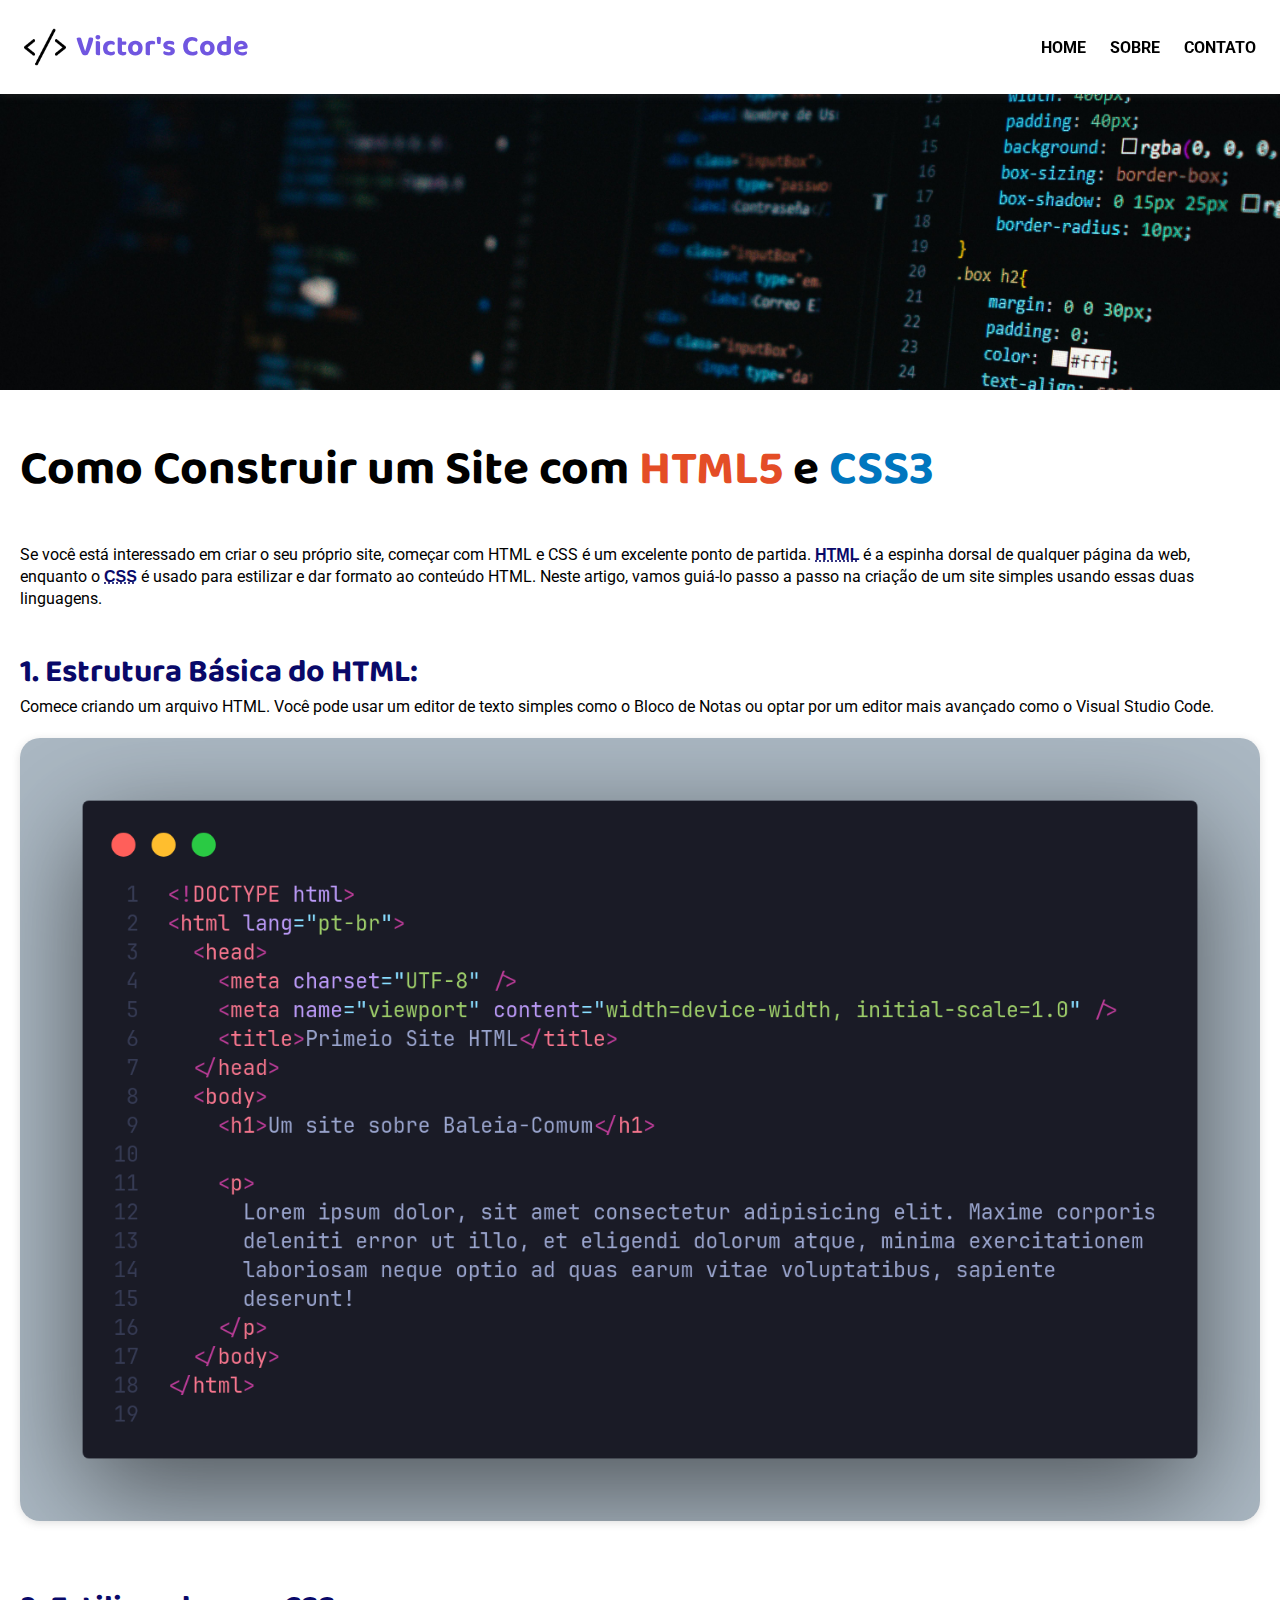
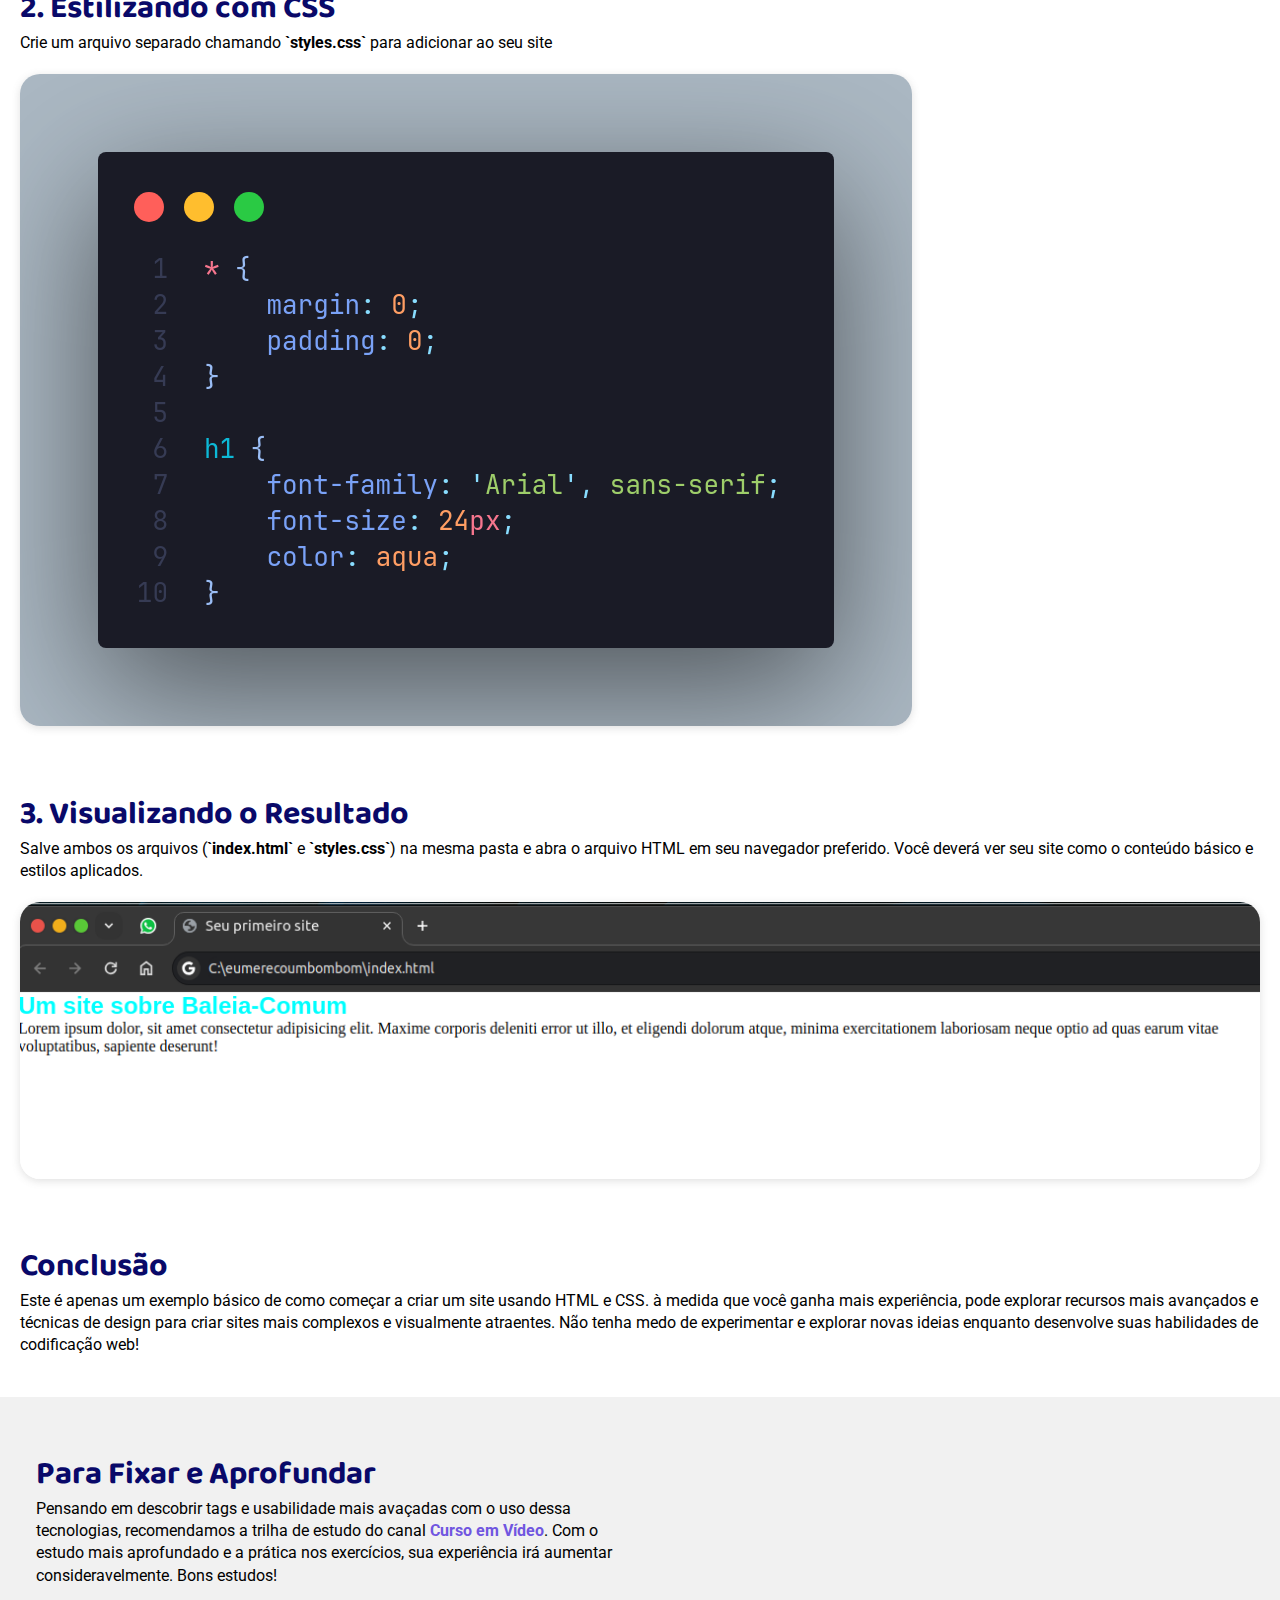
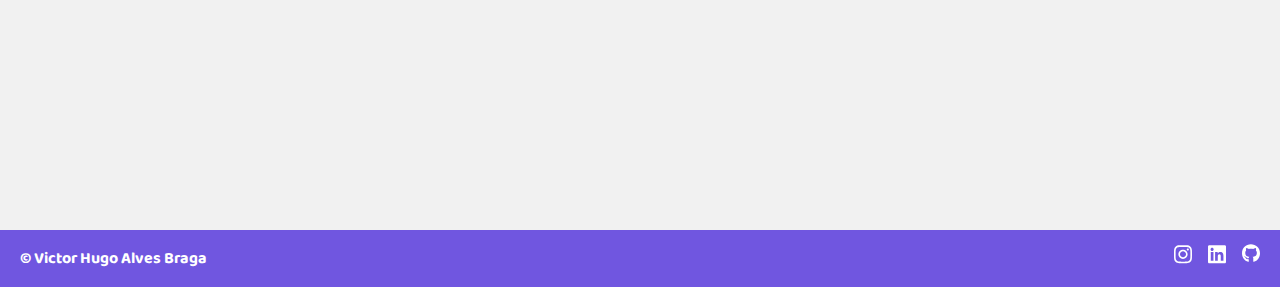
<file: lista-exercicio-1/index.html>
<!DOCTYPE html>
<html lang="pt-br">
  <head>
    <link rel="preconnect" href="https://fonts.googleapis.com" />
    <link rel="preconnect" href="https://fonts.gstatic.com" crossorigin />
    <meta charset="UTF-8" />
    <meta name="viewport" content="width=device-width, initial-scale=1.0" />

    <link
      href="https://fonts.googleapis.com/css2?family=Baloo+2:wght@400..800&family=Roboto:wght@400;700&display=swap"
      rel="stylesheet"
    />
    <link rel="stylesheet" href="style.css" />

    <title>1º Lista de exercício</title>
  </head>
  <body>
    <header>
      <a href="/" class="logo">
        <img src="img/code.png" alt="code symbol" />
        <span>Victor's Code</span>
      </a>

      <div>
        <nav>
          <ul>
            <li><a href="/">HOME</a></li>
            <li><a href="sobre.html">SOBRE</a></li>
            <li><a href="contato.html">CONTATO</a></li>
          </ul>
        </nav>
      </div>
    </header>

    <main>
      <section id="title">
        <img src="img/codigo.jpg" alt="" />
        <div class="container">
          <h1>
            Como Construir um Site com <span class="html">HTML5</span> e
            <span class="css">CSS3</span>
          </h1>
        </div>
      </section>

      <section class="container">
        <p>
          Se você está interessado em criar o seu próprio site, começar com HTML
          e CSS é um excelente ponto de partida.
          <abbr title="Hypertext Markup Language">HTML</abbr> é a espinha dorsal
          de qualquer página da web, enquanto o
          <abbr title="Cascading Sytle Sheets">CSS</abbr> é usado para estilizar
          e dar formato ao conteúdo HTML. Neste artigo, vamos guiá-lo passo a
          passo na criação de um site simples usando essas duas linguagens.
        </p>
      </section>

      <section class="container">
        <h2>1. Estrutura Básica do HTML:</h2>
        <p>
          Comece criando um arquivo HTML. Você pode usar um editor de texto
          simples como o Bloco de Notas ou optar por um editor mais avançado
          como o Visual Studio Code.
        </p>

        <div class="p-4 overflow-y-auto">
          <img src="img/htmlcode.png" alt="tags html" />
        </div>
      </section>

      <section class="container">
        <h2>2. Estilizando com CSS</h2>

        <p>
          Crie um arquivo separado chamando <strong>`styles.css`</strong> para
          adicionar ao seu site
        </p>

        <div class="p-4 overflow-y-auto">
          <img src="img/csscode.png" alt="tags html" />
        </div>
      </section>

      <section class="container">
        <h2>3. Visualizando o Resultado</h2>

        <p>
          Salve ambos os arquivos (<strong>`index.html`</strong> e
          <strong>`styles.css`</strong>) na mesma pasta e abra o arquivo HTML em
          seu navegador preferido. Você deverá ver seu site como o conteúdo
          básico e estilos aplicados.
        </p>

        <div class="p-4 overflow-y-auto">
          <img src="img/resultado .png" alt="tags html" />
        </div>
      </section>

      <section class="container">
        <h2>Conclusão</h2>

        <p>
          Este é apenas um exemplo básico de como começar a criar um site usando
          HTML e CSS. à medida que você ganha mais experiência, pode explorar
          recursos mais avançados e técnicas de design para criar sites mais
          complexos e visualmente atraentes. Não tenha medo de experimentar e
          explorar novas ideias enquanto desenvolve suas habilidades de
          codificação web!
        </p>
      </section>

      <section id="video-cta">
        <div class="container">
          <div>
            <h2>Para Fixar e Aprofundar</h2>
            <p>
              Pensando em descobrir tags e usabilidade mais avaçadas com o uso
              dessa tecnologias, recomendamos a trilha de estudo do canal
              <a href="https://youtube.com/cursoemvideo">Curso em Vídeo</a>. Com
              o estudo mais aprofundado e a prática nos exercícios, sua
              experiência irá aumentar consideravelmente. Bons estudos!
            </p>
          </div>
          <div>
            <iframe
              width="560"
              height="315"
              src="https://www.youtube.com/embed/Ejkb_YpuHWs?si=cxYezcxx67lZiSYW"
              title="YouTube video player"
              frameborder="0"
              allow="accelerometer; autoplay; clipboard-write; encrypted-media; gyroscope; picture-in-picture; web-share"
              allowfullscreen
            ></iframe>
          </div>
        </div>
      </section>
    </main>

    <footer>
      <div class="container">
        <p>&copy; Victor Hugo Alves Braga</p>
        <div class="social-media">
          <a href="https://instagram.com/victorhugo.br/" target="_blank">
            <svg
              xmlns="http://www.w3.org/2000/svg"
              viewBox="0 0 448 512"
              fill="#fff"
            >
              <path
                d="M224.1 141c-63.6 0-114.9 51.3-114.9 114.9s51.3 114.9 114.9 114.9S339 319.5 339 255.9 287.7 141 224.1 141zm0 189.6c-41.1 0-74.7-33.5-74.7-74.7s33.5-74.7 74.7-74.7 74.7 33.5 74.7 74.7-33.6 74.7-74.7 74.7zm146.4-194.3c0 14.9-12 26.8-26.8 26.8-14.9 0-26.8-12-26.8-26.8s12-26.8 26.8-26.8 26.8 12 26.8 26.8zm76.1 27.2c-1.7-35.9-9.9-67.7-36.2-93.9-26.2-26.2-58-34.4-93.9-36.2-37-2.1-147.9-2.1-184.9 0-35.8 1.7-67.6 9.9-93.9 36.1s-34.4 58-36.2 93.9c-2.1 37-2.1 147.9 0 184.9 1.7 35.9 9.9 67.7 36.2 93.9s58 34.4 93.9 36.2c37 2.1 147.9 2.1 184.9 0 35.9-1.7 67.7-9.9 93.9-36.2 26.2-26.2 34.4-58 36.2-93.9 2.1-37 2.1-147.8 0-184.8zM398.8 388c-7.8 19.6-22.9 34.7-42.6 42.6-29.5 11.7-99.5 9-132.1 9s-102.7 2.6-132.1-9c-19.6-7.8-34.7-22.9-42.6-42.6-11.7-29.5-9-99.5-9-132.1s-2.6-102.7 9-132.1c7.8-19.6 22.9-34.7 42.6-42.6 29.5-11.7 99.5-9 132.1-9s102.7-2.6 132.1 9c19.6 7.8 34.7 22.9 42.6 42.6 11.7 29.5 9 99.5 9 132.1s2.7 102.7-9 132.1z"
              />
            </svg>
          </a>

          <a
            href="https://www.linkedin.com/in/victorhugo-braga"
            target="_blank"
          >
            <svg
              xmlns="http://www.w3.org/2000/svg"
              viewBox="0 0 448 512"
              fill="#fff"
            >
              <path
                d="M416 32H31.9C14.3 32 0 46.5 0 64.3v383.4C0 465.5 14.3 480 31.9 480H416c17.6 0 32-14.5 32-32.3V64.3c0-17.8-14.4-32.3-32-32.3zM135.4 416H69V202.2h66.5V416zm-33.2-243c-21.3 0-38.5-17.3-38.5-38.5S80.9 96 102.2 96c21.2 0 38.5 17.3 38.5 38.5 0 21.3-17.2 38.5-38.5 38.5zm282.1 243h-66.4V312c0-24.8-.5-56.7-34.5-56.7-34.6 0-39.9 27-39.9 54.9V416h-66.4V202.2h63.7v29.2h.9c8.9-16.8 30.6-34.5 62.9-34.5 67.2 0 79.7 44.3 79.7 101.9V416z"
              />
            </svg>
          </a>

          <a href="https://github.com/victorhugobraga" target="_blank">
            <svg
              xmlns="http://www.w3.org/2000/svg"
              viewBox="0 0 496 512"
              fill="#fff"
            >
              <path
                d="M165.9 397.4c0 2-2.3 3.6-5.2 3.6-3.3 .3-5.6-1.3-5.6-3.6 0-2 2.3-3.6 5.2-3.6 3-.3 5.6 1.3 5.6 3.6zm-31.1-4.5c-.7 2 1.3 4.3 4.3 4.9 2.6 1 5.6 0 6.2-2s-1.3-4.3-4.3-5.2c-2.6-.7-5.5 .3-6.2 2.3zm44.2-1.7c-2.9 .7-4.9 2.6-4.6 4.9 .3 2 2.9 3.3 5.9 2.6 2.9-.7 4.9-2.6 4.6-4.6-.3-1.9-3-3.2-5.9-2.9zM244.8 8C106.1 8 0 113.3 0 252c0 110.9 69.8 205.8 169.5 239.2 12.8 2.3 17.3-5.6 17.3-12.1 0-6.2-.3-40.4-.3-61.4 0 0-70 15-84.7-29.8 0 0-11.4-29.1-27.8-36.6 0 0-22.9-15.7 1.6-15.4 0 0 24.9 2 38.6 25.8 21.9 38.6 58.6 27.5 72.9 20.9 2.3-16 8.8-27.1 16-33.7-55.9-6.2-112.3-14.3-112.3-110.5 0-27.5 7.6-41.3 23.6-58.9-2.6-6.5-11.1-33.3 2.6-67.9 20.9-6.5 69 27 69 27 20-5.6 41.5-8.5 62.8-8.5s42.8 2.9 62.8 8.5c0 0 48.1-33.6 69-27 13.7 34.7 5.2 61.4 2.6 67.9 16 17.7 25.8 31.5 25.8 58.9 0 96.5-58.9 104.2-114.8 110.5 9.2 7.9 17 22.9 17 46.4 0 33.7-.3 75.4-.3 83.6 0 6.5 4.6 14.4 17.3 12.1C428.2 457.8 496 362.9 496 252 496 113.3 383.5 8 244.8 8zM97.2 352.9c-1.3 1-1 3.3 .7 5.2 1.6 1.6 3.9 2.3 5.2 1 1.3-1 1-3.3-.7-5.2-1.6-1.6-3.9-2.3-5.2-1zm-10.8-8.1c-.7 1.3 .3 2.9 2.3 3.9 1.6 1 3.6 .7 4.3-.7 .7-1.3-.3-2.9-2.3-3.9-2-.6-3.6-.3-4.3 .7zm32.4 35.6c-1.6 1.3-1 4.3 1.3 6.2 2.3 2.3 5.2 2.6 6.5 1 1.3-1.3 .7-4.3-1.3-6.2-2.2-2.3-5.2-2.6-6.5-1zm-11.4-14.7c-1.6 1-1.6 3.6 0 5.9 1.6 2.3 4.3 3.3 5.6 2.3 1.6-1.3 1.6-3.9 0-6.2-1.4-2.3-4-3.3-5.6-2z"
              />
            </svg>
          </a>
        </div>
      </div>
    </footer>
  </body>
</html>
</file>
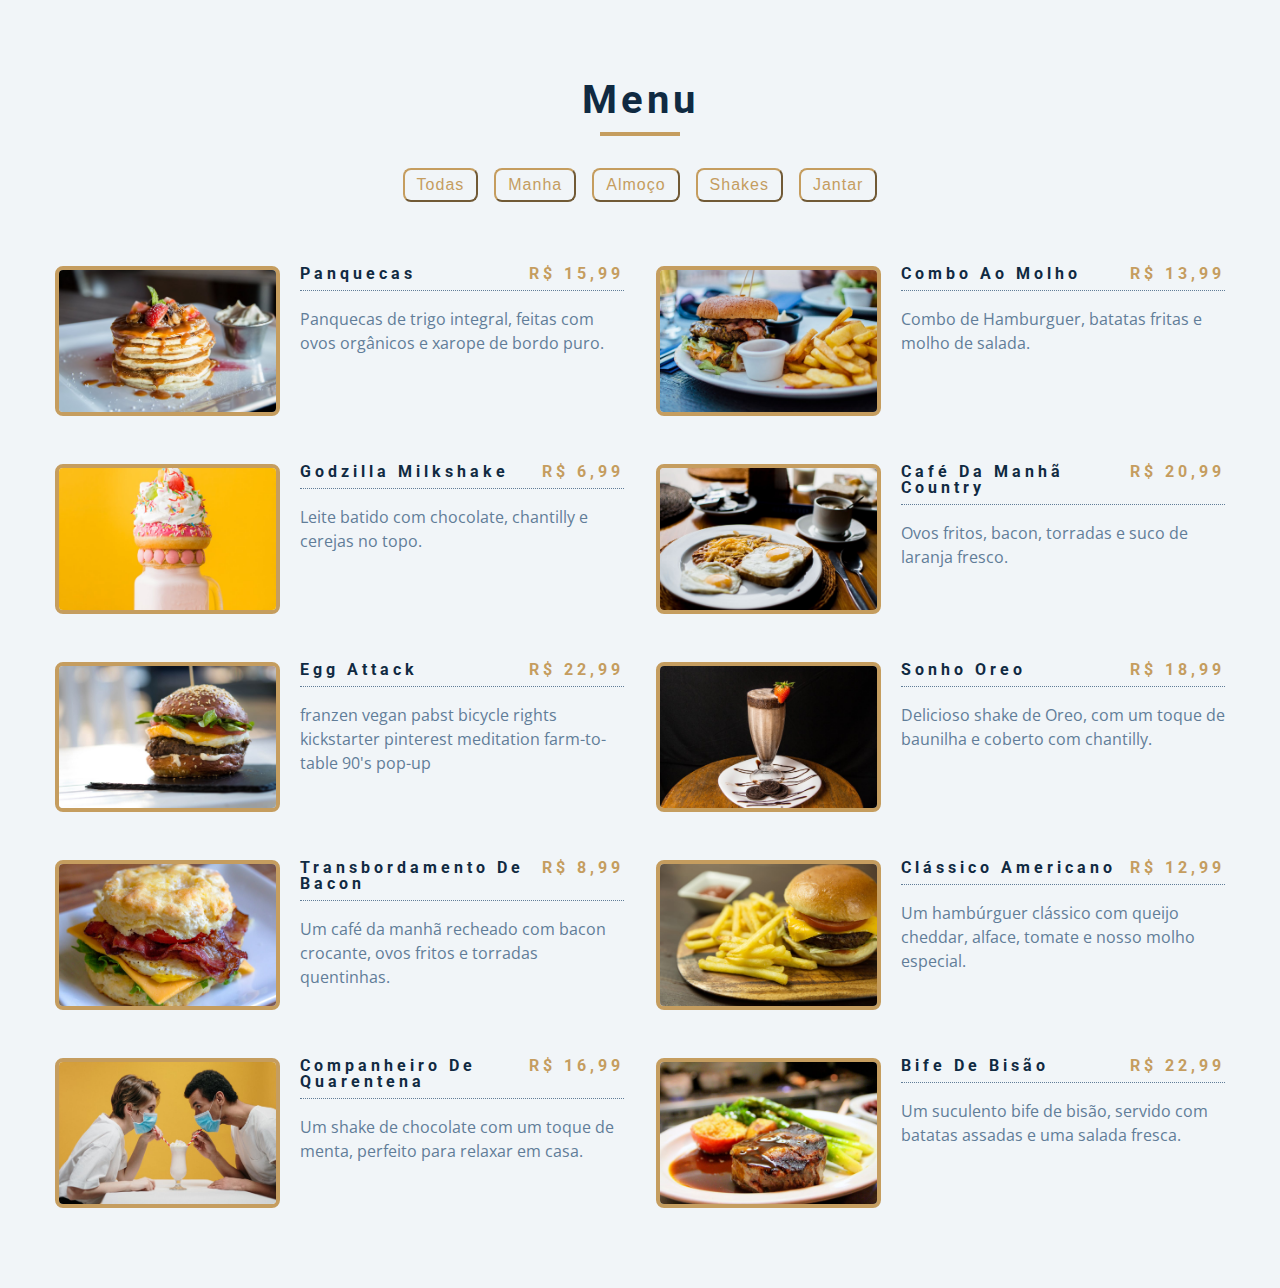
<file: lista-exercicio-2/index.html>
<!DOCTYPE html>
<html lang="pt-br">
  <head>
    <meta charset="UTF-8" />
    <meta name="viewport" content="width=device-width, initial-scale=1.0" />
    <title>Menu</title>
    <link
      rel="stylesheet"
      href="https://cdnjs.cloudflare.com/ajax/libs/font-awesome/5.14.0/css/all.min.css"
    />
    <link rel="stylesheet" href="styles.css" />
  </head>
  <body>
    <section class="menu">
      <div class="title">
        <h2>Menu</h2>
        <div class="underline"></div>
      </div>
      <div class="btn-container"></div>
      <div class="section-center">
        <article class="menu-item">
          <img src="./menu-item.jpeg" alt="menu item" class="photo" />
          <div class="item-info">
            <header>
              <h4>Milkshake</h4>
              <h4 class="price">$15</h4>
            </header>
            <p class="item-text">
              Lorem ipsum dolor sit amet consectetur adipisicing elit.
              Repudiandae, sint quam. Et reprehenderit fugiat nesciunt inventore
              laboriosam excepturi! Quo, officia.
            </p>
          </div>
        </article>
        <article class="menu-item">
          <img src="./menu-item.jpeg" alt="menu item" class="photo" />
          <div class="item-info">
            <header>
              <h4>Shake</h4>
              <h4 class="price">$15</h4>
            </header>
            <p class="item-text">
              Lorem ipsum dolor sit amet consectetur adipisicing elit.
              Repudiandae, sint quam. Et reprehenderit fugiat nesciunt inventore
              laboriosam excepturi! Quo, officia.
            </p>
          </div>
        </article>
        <article class="menu-item">
          <img src="./menu-item.jpeg" alt="menu item" class="photo" />
          <div class="item-info">
            <header>
              <h4>Shake</h4>
              <h4 class="price">$15</h4>
            </header>
            <p class="item-text">
              Lorem ipsum dolor sit amet consectetur adipisicing elit.
              Repudiandae, sint quam. Et reprehenderit fugiat nesciunt inventore
              laboriosam excepturi! Quo, officia.
            </p>
          </div>
        </article>
      </div>
    </section>
    <script src="app.js"></script>
  </body>
</html>
</file>
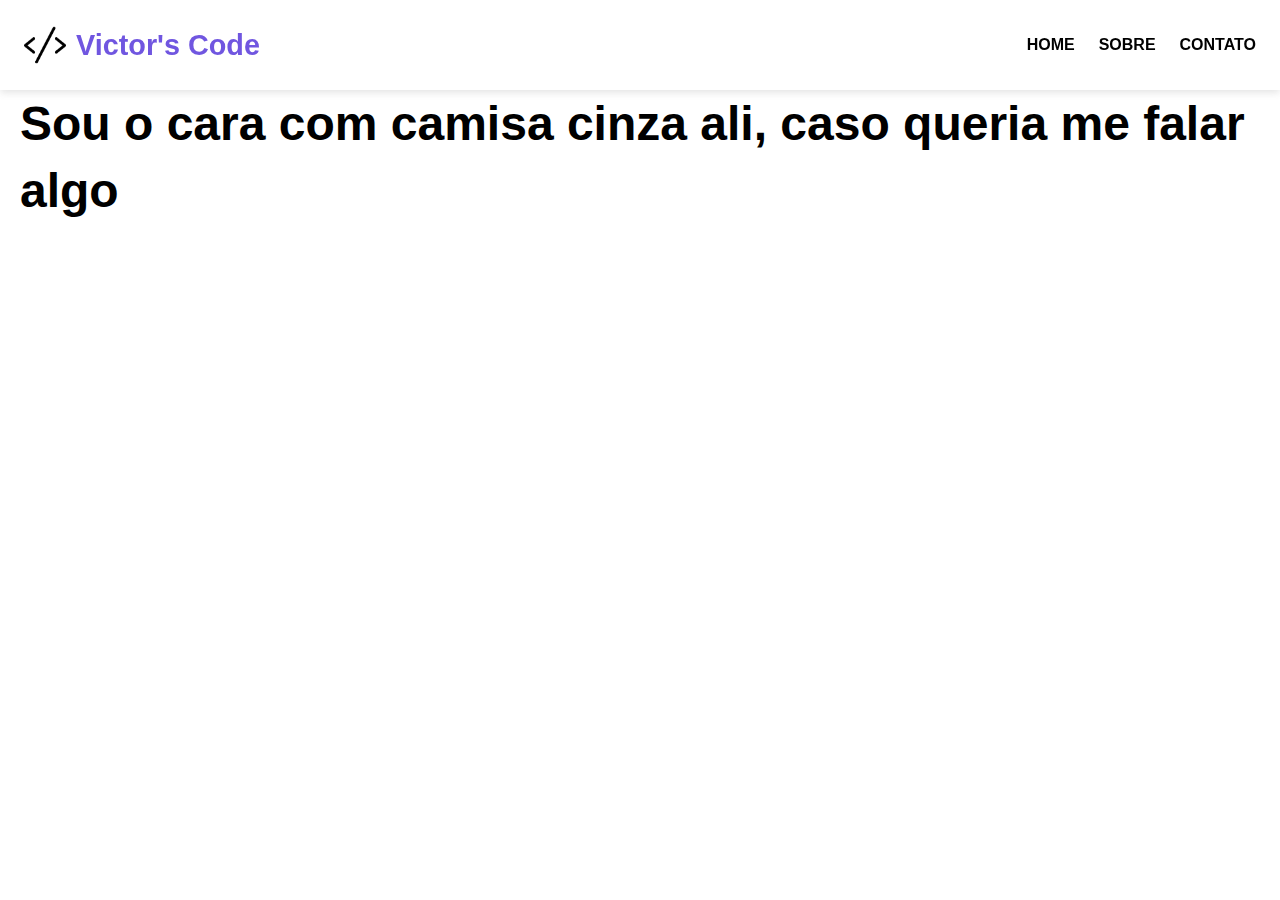
<file: lista-exercicio-1/contato.html>
<!DOCTYPE html>
<html lang="en">
  <head>
    <meta charset="UTF-8" />
    <meta name="viewport" content="width=device-width, initial-scale=1.0" />
    <link rel="stylesheet" href="style.css" />
    <title>Contato</title>
  </head>
  <body>
    <header>
      <a href="/" class="logo">
        <img src="img/code.png" alt="code symbol" />
        <span>Victor's Code</span>
      </a>

      <div>
        <nav>
          <ul>
            <li><a href="/">HOME</a></li>
            <li><a href="sobre.html">SOBRE</a></li>
            <li><a href="contato.html">CONTATO</a></li>
          </ul>
        </nav>
      </div>
    </header>

    <main>
      <section id="title" class="container">
        <h1>Sou o cara com camisa cinza ali, caso queria me falar algo</h1>
      </section>
    </main>
  </body>
</html>
</file>
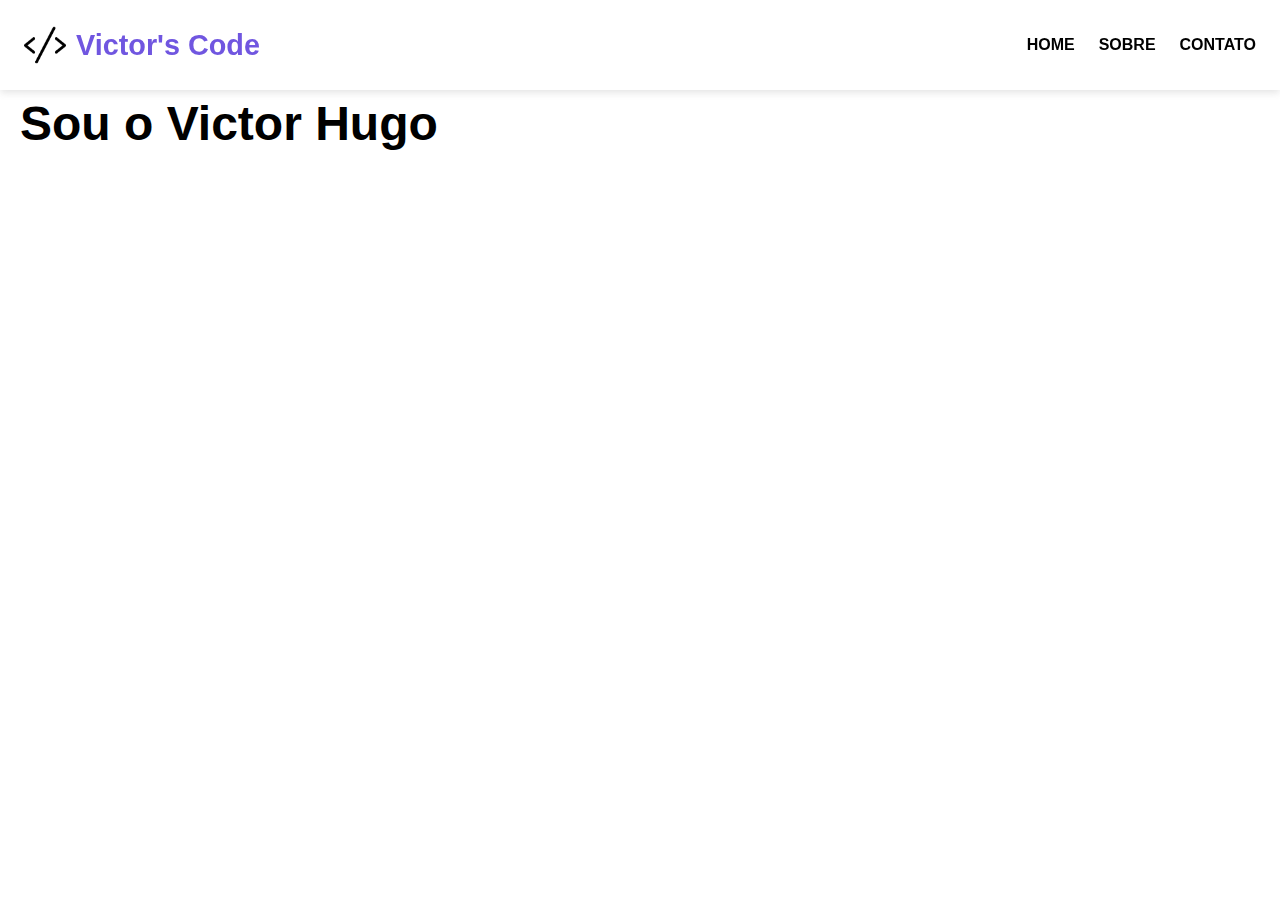
<file: lista-exercicio-1/sobre.html>
<!DOCTYPE html>
<html lang="en">
  <head>
    <meta charset="UTF-8" />
    <meta name="viewport" content="width=device-width, initial-scale=1.0" />
    <link rel="stylesheet" href="style.css" />
    <title>Sobre mim</title>
  </head>
  <body>
    <header>
      <a href="/" class="logo">
        <img src="img/code.png" alt="code symbol" />
        <span>Victor's Code</span>
      </a>

      <div>
        <nav>
          <ul>
            <li><a href="/">HOME</a></li>
            <li><a href="sobre.html">SOBRE</a></li>
            <li><a href="contato.html">CONTATO</a></li>
          </ul>
        </nav>
      </div>
    </header>

    <main>
      <section id="title" class="container">
        <h1>Sou o Victor Hugo</h1>
      </section>
    </main>
  </body>
</html>
</file>
<file: lista-exercicio-1/style.css>
:root {
  --primary: #090969;
  --secondary: #7056e0;
}

* {
  margin: 0;
  padding: 0;
}

header {
  position: fixed;
  background-color: #fff;
  top: 0;
  width: 100%;
  box-sizing: border-box;
  display: flex;
  align-items: center;
  justify-content: space-between;
  padding: 1.5rem;
  box-shadow: rgba(99, 99, 99, 0.2) 0px 2px 8px 0px;
  font-family: "Roboto", sans-serif;
}

header .logo {
  display: flex;
  align-items: center;
  gap: 10px;
  font-size: 1.8rem;
  font-weight: bold;
  color: var(--secondary);
  text-decoration: none;
  font-family: "Baloo 2", sans-serif;
}

header .logo img {
  width: 42px;
}

header nav ul {
  display: flex;
  gap: 1.5rem;
}

header nav ul li {
  list-style: none;
}

header nav ul li a {
  text-decoration: none;
  color: #000;
  font-size: 1rem;
  font-weight: bold;
  transition: 500ms;
}

header nav ul li a:hover {
  color: var(--secondary);
}

h1 {
  font-family: "Baloo 2", sans-serif;
  font-size: 3rem;
}

h1 .html {
  color: #e44d26;
}

h1 .css {
  color: #0076be;
}

h2 {
  color: var(--primary);
  font-family: "Baloo 2", sans-serif;
  font-size: 2rem;
}

main {
  margin-top: 90px;
  font-family: "Roboto", sans-serif;
  font-family: 1.5rem;
  line-height: 1.4;
}

main #title img {
  width: 100%;
  height: 300px;
  object-fit: cover;
}

main abbr {
  font-weight: bold;
  font-family: "Arial", sans-serif;
  color: var(--primary);
}

section:not(#title) img {
  max-width: 100%;
  object-fit: cover;
  border-radius: 20px;
  box-shadow: rgba(99, 99, 99, 0.2) 0px 2px 8px 0px;
  margin: 20px 0;
}

.container {
  max-width: 1240px;
  margin: 2.5rem auto;
}

#video-cta {
  display: flex;
  background-color: #f1f1f1;
}

#video-cta .container {
  display: flex;
  flex-wrap: wrap;
  justify-content: space-between;
  flex: 1;
}

#video-cta .container div {
  width: 50%;
  box-sizing: border-box;
  padding: 1rem;
}

.container a {
  color: var(--secondary);
  font-weight: bold;
  text-decoration: none;
  transition: 500ms;
}

.container a:hover {
  color: var(--primary);
}

footer {
  box-sizing: border-box;
  padding: 0.875rem;

  background-color: var(--secondary);
  color: #fff;

  font-family: "Baloo 2", sans-serif;
  font-weight: bold;
}

footer .container {
  margin: 0 auto;
  display: flex;
  justify-content: space-between;
  align-items: center;
}

footer .social-media {
  display: flex;
  gap: 16px;
}

footer .social-media svg {
  width: 18px;
}
</file>
<file: lista-exercicio-2/styles.css>
/*
=============== 
Fonts
===============
*/
@import url("https://fonts.googleapis.com/css?family=Open+Sans|Roboto:400,700&display=swap");

/*
=============== 
Variables
===============
*/

:root {
  /* dark shades of primary color*/
  --clr-primary-1: hsl(205, 86%, 17%);
  --clr-primary-2: hsl(205, 77%, 27%);
  --clr-primary-3: hsl(205, 72%, 37%);
  --clr-primary-4: hsl(205, 63%, 48%);
  /* primary/main color */
  --clr-primary-5: #49a6e9;
  /* lighter shades of primary color */
  --clr-primary-6: hsl(205, 89%, 70%);
  --clr-primary-7: hsl(205, 90%, 76%);
  --clr-primary-8: hsl(205, 86%, 81%);
  --clr-primary-9: hsl(205, 90%, 88%);
  --clr-primary-10: hsl(205, 100%, 96%);
  /* darkest grey - used for headings */
  --clr-grey-1: hsl(209, 61%, 16%);
  --clr-grey-2: hsl(211, 39%, 23%);
  --clr-grey-3: hsl(209, 34%, 30%);
  --clr-grey-4: hsl(209, 28%, 39%);
  /* grey used for paragraphs */
  --clr-grey-5: hsl(210, 22%, 49%);
  --clr-grey-6: hsl(209, 23%, 60%);
  --clr-grey-7: hsl(211, 27%, 70%);
  --clr-grey-8: hsl(210, 31%, 80%);
  --clr-grey-9: hsl(212, 33%, 89%);
  --clr-grey-10: hsl(210, 36%, 96%);
  --clr-white: #fff;
  --clr-red-dark: hsl(360, 67%, 44%);
  --clr-red-light: hsl(360, 71%, 66%);
  --clr-green-dark: hsl(125, 67%, 44%);
  --clr-green-light: hsl(125, 71%, 66%);
  --clr-gold: #c59d5f;
  --clr-black: #222;
  --ff-primary: "Roboto", sans-serif;
  --ff-secondary: "Open Sans", sans-serif;
  --transition: all 0.3s linear;
  --spacing: 0.25rem;
  --radius: 0.5rem;
  --light-shadow: 0 5px 15px rgba(0, 0, 0, 0.1);
  --dark-shadow: 0 5px 15px rgba(0, 0, 0, 0.2);
  --max-width: 1170px;
  --fixed-width: 620px;
}
/*
=============== 
Global Styles
===============
*/

*,
::after,
::before {
  margin: 0;
  padding: 0;
  box-sizing: border-box;
}
body {
  font-family: var(--ff-secondary);
  background: var(--clr-grey-10);
  color: var(--clr-grey-1);
  line-height: 1.5;
  font-size: 0.875rem;
}
ul {
  list-style-type: none;
}
a {
  text-decoration: none;
}
img:not(.logo) {
  width: 100%;
}
img {
  display: block;
}

h1,
h2,
h3,
h4 {
  letter-spacing: var(--spacing);
  text-transform: capitalize;
  line-height: 1.25;
  margin-bottom: 0.75rem;
  font-family: var(--ff-primary);
}
h1 {
  font-size: 3rem;
}
h2 {
  font-size: 2rem;
}
h3 {
  font-size: 1.25rem;
}
h4 {
  font-size: 0.875rem;
}
p {
  margin-bottom: 1.25rem;
  color: var(--clr-grey-5);
}
@media screen and (min-width: 800px) {
  h1 {
    font-size: 4rem;
  }
  h2 {
    font-size: 2.5rem;
  }
  h3 {
    font-size: 1.75rem;
  }
  h4 {
    font-size: 1rem;
  }
  body {
    font-size: 1rem;
  }
  h1,
  h2,
  h3,
  h4 {
    line-height: 1;
  }
}

/*  global classes */

.btn {
  text-transform: uppercase;
  background: transparent;
  color: var(--clr-black);
  padding: 0.375rem 0.75rem;
  letter-spacing: var(--spacing);
  display: inline-block;
  transition: var(--transition);
  font-size: 0.875rem;
  border: 2px solid var(--clr-black);
  cursor: pointer;
  box-shadow: 0 1px 3px rgba(0, 0, 0, 0.2);
  border-radius: var(--radius);
}
.btn:hover {
  color: var(--clr-white);
  background: var(--clr-black);
}
/* section */
.section {
  padding: 5rem 0;
}

main {
  min-height: 100vh;
  display: grid;
  place-items: center;
}

/*
=============== 
Menu
===============
*/

.menu {
  padding: 5rem 0;
}
.title {
  text-align: center;
  margin-bottom: 2rem;
}
.underline {
  width: 5rem;
  height: 0.25rem;
  background: var(--clr-gold);
  margin-left: auto;
  margin-right: auto;
}
.btn-container {
  margin-bottom: 4rem;
  display: flex;
  justify-content: center;
}
.filter-btn {
  background: transparent;
  border-color: var(--clr-gold);
  font-size: 1rem;
  text-transform: capitalize;
  margin: 0 0.5rem;
  letter-spacing: 1px;
  border-radius: var(--radius);
  padding: 0.375rem 0.75rem;
  color: var(--clr-gold);
  cursor: pointer;
  transition: var(--transition);
}
.filter-btn:hover {
  background: var(--clr-gold);
  color: var(--clr-white);
}
.section-center {
  width: 90vw;
  margin: 0 auto;
  max-width: 1170px;
  display: grid;
  gap: 3rem 2rem;
  justify-items: center;
}
.menu-item {
  display: grid;
  gap: 1rem 2rem;
  max-width: 25rem;
}
.photo {
  object-fit: cover;
  height: 200px;
  border: 0.25rem solid var(--clr-gold);
  border-radius: var(--radius);
}
.item-info header {
  display: flex;
  justify-content: space-between;
  border-bottom: 0.5px dotted var(--clr-grey-5);
}
.item-info h4 {
  margin-bottom: 0.5rem;
}
.price {
  color: var(--clr-gold);
}
.item-text {
  margin-bottom: 0;
  padding-top: 1rem;
}

@media screen and (min-width: 768px) {
  .menu-item {
    grid-template-columns: 225px 1fr;
    gap: 0 1.25rem;
    max-width: 40rem;
  }
  .photo {
    height: 175px;
  }
}
@media screen and (min-width: 1200px) {
  .section-center {
    width: 95vw;
    grid-template-columns: 1fr 1fr;
  }
  .photo {
    height: 150px;
  }
}
</file>
